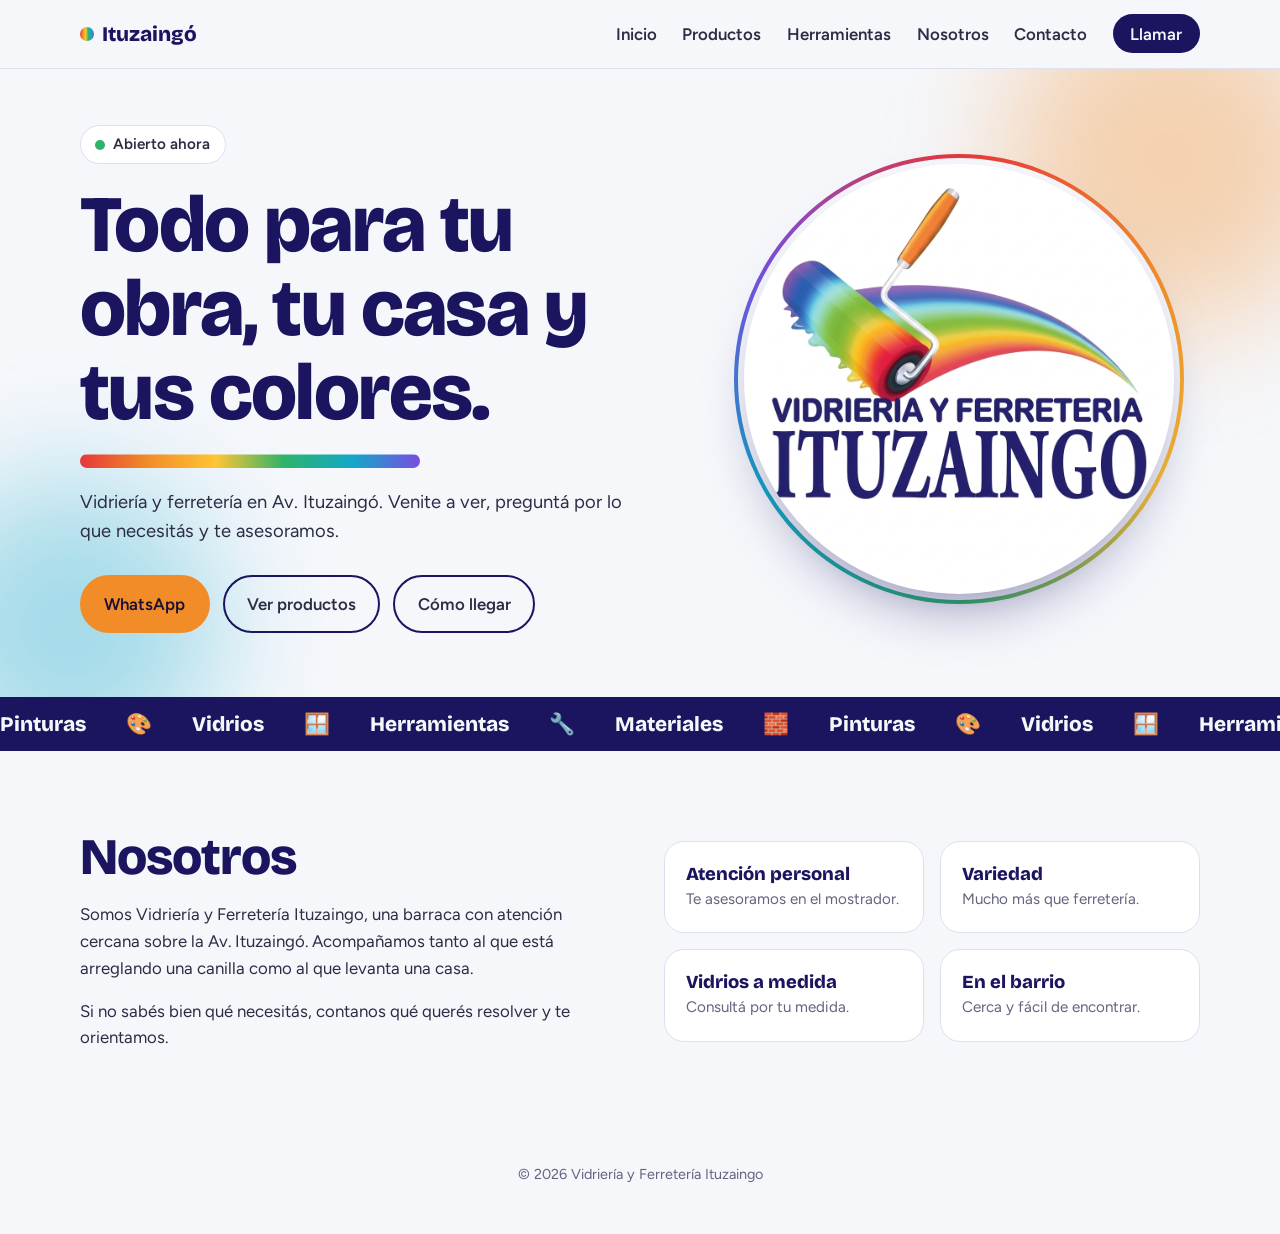
<file: index.html>
<!DOCTYPE html>
<html lang="es">
<head>
<meta charset="utf-8">
<meta name="viewport" content="width=device-width, initial-scale=1, viewport-fit=cover">
<title>Barraca Ituzaingó · Vidriería y Ferretería</title>
<meta name="description" content="Vidriería y Ferretería Ituzaingo. Av. Ituzaingó, entre Elías Regules y Plazoleta Martín Fierro.">
<link rel="preconnect" href="https://fonts.googleapis.com">
<link href="https://fonts.googleapis.com/css2?family=Bricolage+Grotesque:opsz,wght@12..96,500;12..96,800&family=Figtree:wght@400;600&display=swap" rel="stylesheet">
<link rel="stylesheet" href="css/styles.css">
<link rel="stylesheet" href="css/paginas.css">
</head>
<body>
<header>
  <div class="w">
    <a class="brand" href="index.html"><i></i>Ituzaingó</a>
    <button class="burger" aria-label="Abrir menú" aria-expanded="false"><span></span><span></span><span></span></button>
    <nav id="nav">
      <ul>
        <li><a href="index.html">Inicio</a></li>
        <li><a href="productos.html">Productos</a></li>
        <li><a href="herramientas.html">Herramientas</a></li>
        <li><a href="index.html#nosotros">Nosotros</a></li>
        <li><a href="contacto.html">Contacto</a></li>
        <li><a class="cta" href="tel:099537307">Llamar</a></li>
      </ul>
    </nav>
  </div>
</header>
<main>
  <section class="hero" id="inicio">
    <div class="blob" style="width:340px;height:340px;background:var(--o);top:-80px;right:-60px"></div>
    <div class="blob" style="width:300px;height:300px;background:var(--t);bottom:-80px;left:-80px"></div>
    <div class="w">
      <div>
        <div class="status"><i></i><span>Abierto ahora</span></div>
        <h1>Todo para tu obra, tu casa y tus colores.</h1>
        <span class="sweep"></span>
        <p>Vidriería y ferretería en Av. Ituzaingó. Venite a ver, preguntá por lo que necesitás y te asesoramos.</p>
        <div class="btns">
          <a class="btn main" href="https://wa.me/59899537307" target="_blank" rel="noopener">WhatsApp</a>
          <a class="btn" href="productos.html">Ver productos</a>
          <a class="btn" href="contacto.html">Cómo llegar</a>
        </div>
      </div>
      <div class="logo-card">
        <img src="img/logo.png" alt="Logo Vidriería y Ferretería Ituzaingo">
      </div>
    </div>
  </section>

  <div class="band" aria-hidden="true">
    <div><span>Pinturas</span><span>🎨</span><span>Vidrios</span><span>🪟</span><span>Herramientas</span><span>🔧</span><span>Materiales</span><span>🧱</span><span>Pinturas</span><span>🎨</span><span>Vidrios</span><span>🪟</span><span>Herramientas</span><span>🔧</span><span>Materiales</span><span>🧱</span></div>
  </div>

  <section id="nosotros">
    <div class="w about">
      <div>
        <h2>Nosotros</h2>
        <p>Somos Vidriería y Ferretería Ituzaingo, una barraca con atención cercana sobre la Av. Ituzaingó. Acompañamos tanto al que está arreglando una canilla como al que levanta una casa.</p>
        <p style="margin-top:1rem">Si no sabés bien qué necesitás, contanos qué querés resolver y te orientamos.</p>
      </div>
      <div class="pills">
        <div><strong>Atención personal</strong><span>Te asesoramos en el mostrador.</span></div>
        <div><strong>Variedad</strong><span>Mucho más que ferretería.</span></div>
        <div><strong>Vidrios a medida</strong><span>Consultá por tu medida.</span></div>
        <div><strong>En el barrio</strong><span>Cerca y fácil de encontrar.</span></div>
      </div>
    </div>
  </section>
</main>

<footer>© <span id="yr"></span> Vidriería y Ferretería Ituzaingo</footer>

<script src="js/main.js"></script>
</body>
</html>
</file>
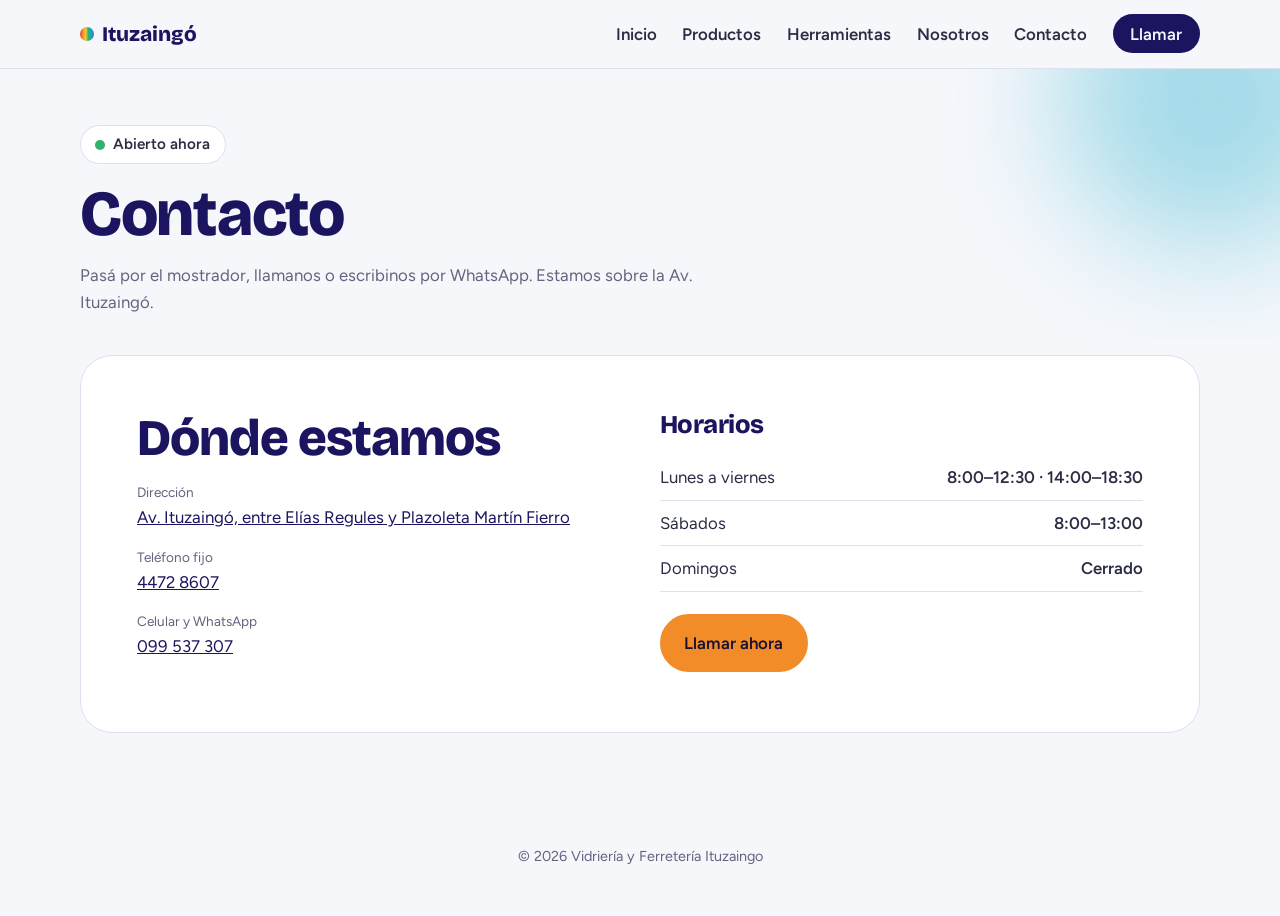
<file: contacto.html>
<!DOCTYPE html>
<html lang="es">
<head>
<meta charset="utf-8">
<meta name="viewport" content="width=device-width, initial-scale=1, viewport-fit=cover">
<title>Contacto · Barraca Ituzaingó</title>
<meta name="description" content="Cómo llegar, teléfonos y horarios de Vidriería y Ferretería Ituzaingo. Av. Ituzaingó, entre Elías Regules y Plazoleta Martín Fierro.">
<link rel="preconnect" href="https://fonts.googleapis.com">
<link href="https://fonts.googleapis.com/css2?family=Bricolage+Grotesque:opsz,wght@12..96,500;12..96,800&family=Figtree:wght@400;600&display=swap" rel="stylesheet">
<link rel="stylesheet" href="css/styles.css">
<link rel="stylesheet" href="css/paginas.css">
</head>
<body>

<header>
  <div class="w">
    <a class="brand" href="index.html"><i></i>Ituzaingó</a>
    <button class="burger" aria-label="Abrir menú" aria-expanded="false"><span></span><span></span><span></span></button>
    <nav id="nav">
      <ul>
        <li><a href="index.html">Inicio</a></li>
        <li><a href="productos.html">Productos</a></li>
        <li><a href="herramientas.html">Herramientas</a></li>
        <li><a href="index.html#nosotros">Nosotros</a></li>
        <li><a href="contacto.html">Contacto</a></li>
        <li><a class="cta" href="tel:099537307">Llamar</a></li>
      </ul>
    </nav>
  </div>
</header>

<main>
  <section class="page-head">
    <div class="blob" style="width:300px;height:300px;background:var(--t);top:-120px;right:-80px"></div>
    <div class="w">
      <div class="status"><i></i><span>Abierto ahora</span></div>
      <h1>Contacto</h1>
      <p class="lead">Pasá por el mostrador, llamanos o escribinos por WhatsApp. Estamos sobre la Av. Ituzaingó.</p>
    </div>
  </section>

  <section id="contacto" style="padding-top:1rem">
    <div class="w">
      <div class="contact">
        <div>
          <h2>Dónde estamos</h2>
          <ul>
            <li><small>Dirección</small><a href="https://www.google.com/maps/search/?api=1&query=Av.+Ituzaingó+y+Elías+Regules" target="_blank" rel="noopener">Av. Ituzaingó, entre Elías Regules y Plazoleta Martín Fierro</a></li>
            <li><small>Teléfono fijo</small><a href="tel:44728607">4472 8607</a></li>
            <li><small>Celular y WhatsApp</small><a href="https://wa.me/59899537307" target="_blank" rel="noopener">099 537 307</a></li>
          </ul>
        </div>
        <div>
          <h2 style="font-size:1.6rem">Horarios</h2>
          <table class="hrs">
            <tr><td>Lunes a viernes</td><td>8:00–12:30 · 14:00–18:30</td></tr>
            <tr><td>Sábados</td><td>8:00–13:00</td></tr>
            <tr><td>Domingos</td><td>Cerrado</td></tr>
          </table>
          <a class="btn main" href="tel:099537307">Llamar ahora</a>
        </div>
      </div>
    </div>
  </section>
</main>

<footer>© <span id="yr"></span> Vidriería y Ferretería Ituzaingo</footer>

<script src="js/main.js"></script>
</body>
</html>
</file>
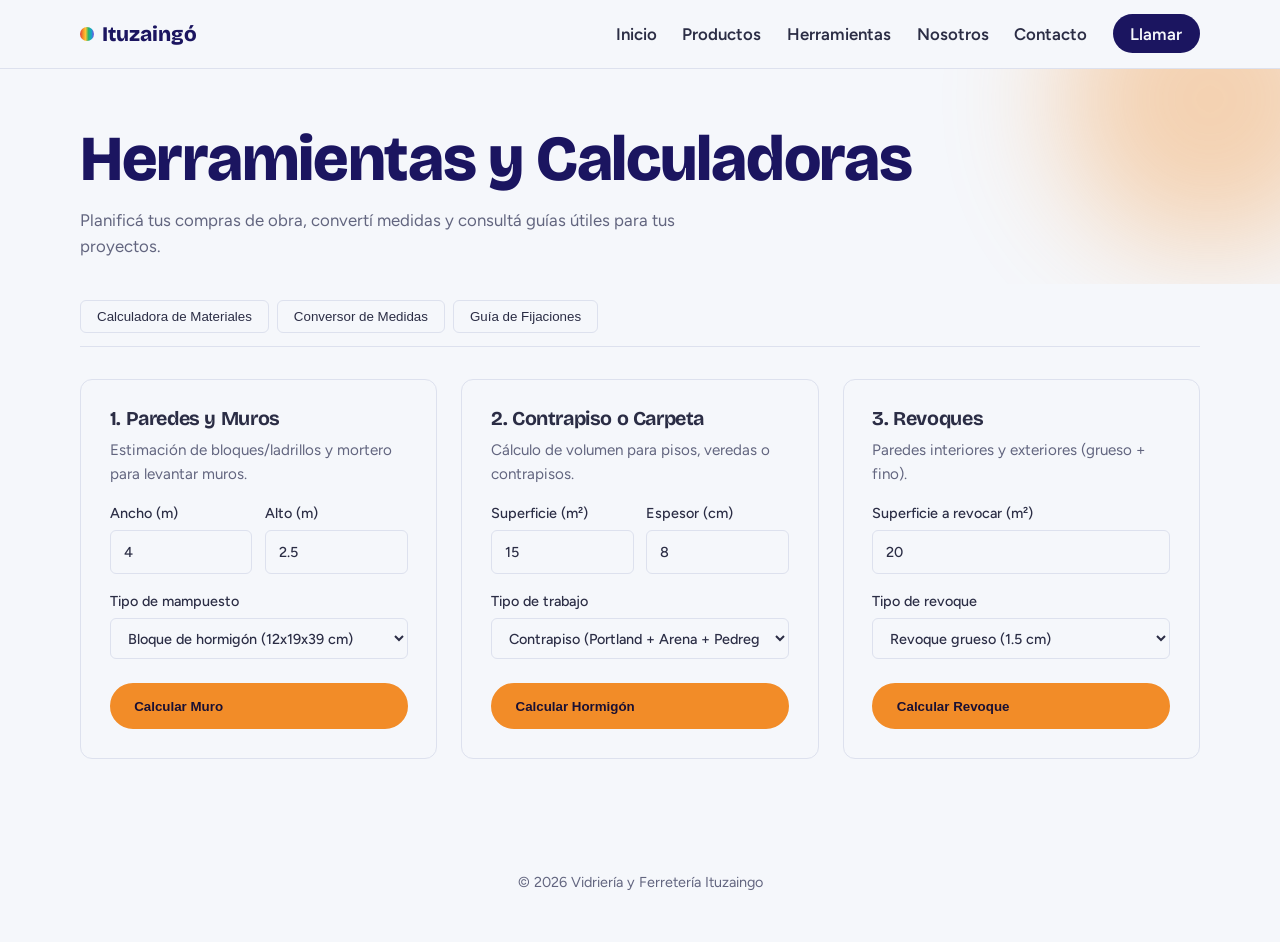
<file: herramientas.html>
<!DOCTYPE html>
<html lang="es">
<head>
<meta charset="utf-8">
<meta name="viewport" content="width=device-width, initial-scale=1, viewport-fit=cover">
<title>Herramientas y Calculadoras · Barraca Ituzaingó</title>
<meta name="description" content="Calculá materiales de construcción, convertí medidas y consultá guías útiles en Vidriería y Ferretería Ituzaingo.">
<link rel="preconnect" href="https://fonts.googleapis.com">
<link href="https://fonts.googleapis.com/css2?family=Bricolage+Grotesque:opsz,wght@12..96,500;12..96,800&family=Figtree:wght@400;600&display=swap" rel="stylesheet">
<link rel="stylesheet" href="css/styles.css">
<link rel="stylesheet" href="css/paginas.css">
</head>
<body>

<header>
  <div class="w">
    <a class="brand" href="index.html"><i></i>Ituzaingó</a>
    <button class="burger" aria-label="Abrir menú" aria-expanded="false"><span></span><span></span><span></span></button>
    <nav id="nav">
      <ul>
        <li><a href="index.html">Inicio</a></li>
        <li><a href="productos.html">Productos</a></li>
        <li><a href="herramientas.html">Herramientas</a></li>
        <li><a href="index.html#nosotros">Nosotros</a></li>
        <li><a href="contacto.html">Contacto</a></li>
        <li><a class="cta" href="tel:099537307">Llamar</a></li>
      </ul>
    </nav>
  </div>
</header>

<main>
  <section class="page-head">
    <div class="blob" style="width:300px;height:300px;background:var(--o);top:-120px;right:-80px"></div>
    <div class="w">
      <h1>Herramientas y Calculadoras</h1>
      <p class="lead">Planificá tus compras de obra, convertí medidas y consultá guías útiles para tus proyectos.</p>
    </div>
  </section>

  <section class="section" style="padding-top:1rem">
    <div class="w">
      <div class="tab-nav" style="display: flex; gap: 0.5rem; flex-wrap: wrap; margin-bottom: 1.5rem; border-bottom: 1px solid var(--line); padding-bottom: 0.8rem;">
        <button type="button" class="tab-btn active" onclick="showTab('calc-sec', this)" style="background: transparent; border: 1px solid var(--line); color: var(--text); padding: 0.5rem 1rem; border-radius: 6px; cursor: pointer; font-weight: 500;">Calculadora de Materiales</button>
        <button type="button" class="tab-btn" onclick="showTab('conversor-sec', this)" style="background: transparent; border: 1px solid var(--line); color: var(--text); padding: 0.5rem 1rem; border-radius: 6px; cursor: pointer; font-weight: 500;">Conversor de Medidas</button>
        <button type="button" class="tab-btn" onclick="showTab('fijaciones-sec', this)" style="background: transparent; border: 1px solid var(--line); color: var(--text); padding: 0.5rem 1rem; border-radius: 6px; cursor: pointer; font-weight: 500;">Guía de Fijaciones</button>
      </div>

      <div id="calc-sec" class="tab-content">
        <div class="tools-grid" style="display: grid; grid-template-columns: repeat(auto-fit, minmax(min(100%, 280px), 1fr)); gap: 1.5rem; margin-top: 2rem;">
          <article class="calc-card" style="background: var(--surface); border: 1px solid var(--line); border-radius: 12px; padding: 1.8rem; display: flex; flex-direction: column; justify-content: space-between;">
            <div>
              <h3 style="color: var(--orange); margin-bottom: 0.5rem;">1. Paredes y Muros</h3>
              <p style="color: var(--muted); font-size: 0.95rem; margin-top: 0;">Estimación de bloques/ladrillos y mortero para levantar muros.</p>
              <form class="calc-form" id="formMuro" style="display: grid; gap: 1rem; margin-top: 1rem;">
                <div class="row" style="display: grid; grid-template-columns: 1fr 1fr; gap: 0.8rem;">
                  <label style="display: flex; flex-direction: column; gap: 0.3rem; font-size: 0.9rem; font-weight: 500;">Ancho (m)
                    <input type="number" id="muroAncho" step="0.1" min="0.1" value="4" required style="width: 100%; font: inherit; color: var(--text); background: var(--black); border: 1.5px solid var(--line); border-radius: 6px; padding: 0.6rem 0.8rem;">
                  </label>
                  <label style="display: flex; flex-direction: column; gap: 0.3rem; font-size: 0.9rem; font-weight: 500;">Alto (m)
                    <input type="number" id="muroAlto" step="0.1" min="0.1" value="2.5" required style="width: 100%; font: inherit; color: var(--text); background: var(--black); border: 1.5px solid var(--line); border-radius: 6px; padding: 0.6rem 0.8rem;">
                  </label>
                </div>
                <label style="display: flex; flex-direction: column; gap: 0.3rem; font-size: 0.9rem; font-weight: 500;">Tipo de mampuesto
                  <select id="muroTipo" style="width: 100%; font: inherit; color: var(--text); background: var(--black); border: 1.5px solid var(--line); border-radius: 6px; padding: 0.6rem 0.8rem;">
                    <option value="bloque12">Bloque de hormigón (12x19x39 cm)</option>
                    <option value="bloque15">Bloque de hormigón (15x19x39 cm)</option>
                    <option value="ladrilloComun">Ladrillo común de campo</option>
                    <option value="ticholo8">Ticholo (8x25x25 cm)</option>
                    <option value="ticholo12">Ticholo (12x25x25 cm)</option>
                  </select>
                </label>
                <button type="button" class="btn main" onclick="calcularMuro()" style="margin-top:0.5rem;">Calcular Muro</button>
              </form>
            </div>
            <div class="res-box" id="resMuro" style="display:none; margin-top: 1.2rem; background: rgba(251, 125, 48, 0.08); border-left: 4px solid var(--orange); padding: 1rem; border-radius: 4px;">
              <h4 style="margin: 0 0 0.5rem 0; font-size: 1.3rem;">Materiales estimados:</h4>
              <ul id="listMuro" style="margin: 0; padding-left: 1.2rem; color: var(--text); font-size: 0.95rem;"></ul>
              <small style="color:var(--muted); display:block; margin-top:0.5rem;">*Incluye 5% de desperdicio.</small>
            </div>
          </article>

          <article class="calc-card" style="background: var(--surface); border: 1px solid var(--line); border-radius: 12px; padding: 1.8rem; display: flex; flex-direction: column; justify-content: space-between;">
            <div>
              <h3 style="color: var(--orange); margin-bottom: 0.5rem;">2. Contrapiso o Carpeta</h3>
              <p style="color: var(--muted); font-size: 0.95rem; margin-top: 0;">Cálculo de volumen para pisos, veredas o contrapisos.</p>
              <form class="calc-form" id="formPiso" style="display: grid; gap: 1rem; margin-top: 1rem;">
                <div class="row" style="display: grid; grid-template-columns: 1fr 1fr; gap: 0.8rem;">
                  <label style="display: flex; flex-direction: column; gap: 0.3rem; font-size: 0.9rem; font-weight: 500;">Superficie (m²)
                    <input type="number" id="pisoM2" step="0.1" min="0.1" value="15" required style="width: 100%; font: inherit; color: var(--text); background: var(--black); border: 1.5px solid var(--line); border-radius: 6px; padding: 0.6rem 0.8rem;">
                  </label>
                  <label style="display: flex; flex-direction: column; gap: 0.3rem; font-size: 0.9rem; font-weight: 500;">Espesor (cm)
                    <input type="number" id="pisoEspesor" step="1" min="1" value="8" required style="width: 100%; font: inherit; color: var(--text); background: var(--black); border: 1.5px solid var(--line); border-radius: 6px; padding: 0.6rem 0.8rem;">
                  </label>
                </div>
                <label style="display: flex; flex-direction: column; gap: 0.3rem; font-size: 0.9rem; font-weight: 500;">Tipo de trabajo
                  <select id="pisoTipo" style="width: 100%; font: inherit; color: var(--text); background: var(--black); border: 1.5px solid var(--line); border-radius: 6px; padding: 0.6rem 0.8rem;">
                    <option value="contrapiso">Contrapiso (Portland + Arena + Pedregullo)</option>
                    <option value="carpeta">Carpeta / Mortero (Portland + Arena)</option>
                  </select>
                </label>
                <button type="button" class="btn main" onclick="calcularPiso()" style="margin-top:0.5rem;">Calcular Hormigón</button>
              </form>
            </div>
            <div class="res-box" id="resPiso" style="display:none; margin-top: 1.2rem; background: rgba(251, 125, 48, 0.08); border-left: 4px solid var(--orange); padding: 1rem; border-radius: 4px;">
              <h4 style="margin: 0 0 0.5rem 0; font-size: 1.3rem;">Materiales estimados:</h4>
              <ul id="listPiso" style="margin: 0; padding-left: 1.2rem; color: var(--text); font-size: 0.95rem;"></ul>
              <small style="color:var(--muted); display:block; margin-top:0.5rem;">*Valores orientativos estándar de obra.</small>
            </div>
          </article>

          <article class="calc-card" style="background: var(--surface); border: 1px solid var(--line); border-radius: 12px; padding: 1.8rem; display: flex; flex-direction: column; justify-content: space-between;">
            <div>
              <h3 style="color: var(--orange); margin-bottom: 0.5rem;">3. Revoques</h3>
              <p style="color: var(--muted); font-size: 0.95rem; margin-top: 0;">Paredes interiores y exteriores (grueso + fino).</p>
              <form class="calc-form" id="formRevoque" style="display: grid; gap: 1rem; margin-top: 1rem;">
                <label style="display: flex; flex-direction: column; gap: 0.3rem; font-size: 0.9rem; font-weight: 500;">Superficie a revocar (m²)
                  <input type="number" id="revM2" step="0.5" min="0.5" value="20" required style="width: 100%; font: inherit; color: var(--text); background: var(--black); border: 1.5px solid var(--line); border-radius: 6px; padding: 0.6rem 0.8rem;">
                </label>
                <label style="display: flex; flex-direction: column; gap: 0.3rem; font-size: 0.9rem; font-weight: 500;">Tipo de revoque
                  <select id="revTipo" style="width: 100%; font: inherit; color: var(--text); background: var(--black); border: 1.5px solid var(--line); border-radius: 6px; padding: 0.6rem 0.8rem;">
                    <option value="grueso">Revoque grueso (1.5 cm)</option>
                    <option value="fino">Revoque fino / Terminado (0.5 cm)</option>
                    <option value="ambos">Grueso + Fino completo</option>
                  </select>
                </label>
                <button type="button" class="btn main" onclick="calcularRevoque()" style="margin-top:0.5rem;">Calcular Revoque</button>
              </form>
            </div>
            <div class="res-box" id="resRevoque" style="display:none; margin-top: 1.2rem; background: rgba(251, 125, 48, 0.08); border-left: 4px solid var(--orange); padding: 1rem; border-radius: 4px;">
              <h4 style="margin: 0 0 0.5rem 0; font-size: 1.3rem;">Materiales estimados:</h4>
              <ul id="listRevoque" style="margin: 0; padding-left: 1.2rem; color: var(--text); font-size: 0.95rem;"></ul>
            </div>
          </article>
        </div>
      </div>

      <div id="conversor-sec" class="tab-content" style="display:none;">
        <div class="tools-grid" style="display: grid; grid-template-columns: repeat(auto-fit, minmax(min(100%, 280px), 1fr)); gap: 1.5rem; margin-top: 2rem;">
          <article class="calc-card" style="background: var(--surface); border: 1px solid var(--line); border-radius: 12px; padding: 1.8rem; display: flex; flex-direction: column; justify-content: space-between;">
            <div>
              <h3 style="color: var(--orange); margin-bottom: 0.5rem;">Pulgadas a Milímetros</h3>
              <p style="color: var(--muted); font-size: 0.95rem; margin-top: 0;">Ideal para medir diámetros y largos de tornillos y bulones.</p>
              <form class="calc-form" style="display: grid; gap: 1rem; margin-top: 1rem;">
                <label style="display: flex; flex-direction: column; gap: 0.3rem; font-size: 0.9rem; font-weight: 500;">Medida en pulgadas
                  <select id="inchVal" onchange="convertirPulgadas()" style="width: 100%; font: inherit; color: var(--text); background: var(--black); border: 1.5px solid var(--line); border-radius: 6px; padding: 0.6rem 0.8rem;">
                    <option value="0.125">1/8" (3.17 mm)</option>
                    <option value="0.1875">3/16" (4.76 mm)</option>
                    <option value="0.25" selected>1/4" (6.35 mm)</option>
                    <option value="0.3125">5/16" (7.94 mm)</option>
                    <option value="0.375">3/8" (9.52 mm)</option>
                    <option value="0.5">1/2" (12.70 mm)</option>
                    <option value="0.625">5/8" (15.87 mm)</option>
                    <option value="0.75">3/4" (19.05 mm)</option>
                    <option value="1">1" (25.40 mm)</option>
                  </select>
                </label>
              </form>
            </div>
            <div class="res-box" style="margin-top:1rem; background: rgba(251, 125, 48, 0.08); border-left: 4px solid var(--orange); padding: 1rem; border-radius: 4px;">
              <h4 id="resInch" style="margin: 0; font-size: 1.2rem;">Resultado: 6.35 mm</h4>
            </div>
          </article>

          <article class="calc-card" style="background: var(--surface); border: 1px solid var(--line); border-radius: 12px; padding: 1.8rem; display: flex; flex-direction: column; justify-content: space-between;">
            <div>
              <h3 style="color: var(--orange); margin-bottom: 0.5rem;">Calibre de Chapas</h3>
              <p style="color: var(--muted); font-size: 0.95rem; margin-top: 0;">Espesor equivalente en mm para chapas de techos o perfiles.</p>
              <form class="calc-form" style="display: grid; gap: 1rem; margin-top: 1rem;">
                <label style="display: flex; flex-direction: column; gap: 0.3rem; font-size: 0.9rem; font-weight: 500;">Calibre de chapa (Gauge)
                  <select id="gaugeVal" onchange="convertirGauge()" style="width: 100%; font: inherit; color: var(--text); background: var(--black); border: 1.5px solid var(--line); border-radius: 6px; padding: 0.6rem 0.8rem;">
                    <option value="26">Calibre 26 (~0.45 mm)</option>
                    <option value="24" selected>Calibre 24 (~0.55 mm)</option>
                    <option value="22">Calibre 22 (~0.70 mm)</option>
                    <option value="20">Calibre 20 (~0.90 mm)</option>
                    <option value="18">Calibre 18 (~1.20 mm)</option>
                    <option value="16">Calibre 16 (~1.50 mm)</option>
                  </select>
                </label>
              </form>
            </div>
            <div class="res-box" style="margin-top:1rem; background: rgba(251, 125, 48, 0.08); border-left: 4px solid var(--orange); padding: 1rem; border-radius: 4px;">
              <h4 id="resGauge" style="margin: 0; font-size: 1.2rem;">Espesor aprox: 0.55 mm</h4>
            </div>
          </article>
        </div>
      </div>

      <div id="fijaciones-sec" class="tab-content" style="display:none;">
        <div class="calc-card" style="max-width: 700px; margin: 2rem auto 0; background: var(--surface); border: 1px solid var(--line); border-radius: 12px; padding: 1.8rem;">
          <h3 style="color: var(--orange); margin-bottom: 0.5rem;">¿Qué vas a amurar y sobre qué superficie?</h3>
          <p style="color: var(--muted); font-size: 0.95rem; margin-top: 0;">Seleccioná la pared o material de base para ver el tipo de taco/tarugo y tornillo sugerido.</p>
          <form class="calc-form" style="display: grid; gap: 1rem; margin-top: 1rem;">
            <label style="display: flex; flex-direction: column; gap: 0.3rem; font-size: 0.9rem; font-weight: 500;">Tipo de pared / Base
              <select id="baseMat" onchange="buscarFijacion()" style="width: 100%; font: inherit; color: var(--text); background: var(--black); border: 1.5px solid var(--line); border-radius: 6px; padding: 0.6rem 0.8rem;">
                <option value="ladrilloComun">Pared de Ladrillo Común</option>
                <option value="bloqueHueco">Bloque de Hormigón / Ticholo Hueco</option>
                <option value="durlock">Placa de Yeso (Durlock / Gyplac)</option>
                <option value="hormigon">Hormigón Macizo / Viga</option>
                <option value="chapa">Estructura de Metal / Perfil C / Chapa</option>
              </select>
            </label>
          </form>
          <div class="res-box" id="resFijacion" style="margin-top:1.5rem; background: rgba(251, 125, 48, 0.08); border-left: 4px solid var(--orange); padding: 1rem; border-radius: 4px;">
            <h4 style="margin: 0 0 0.5rem 0; font-size: 1.2rem;">Recomendación:</h4>
            <ul style="margin: 0; padding-left: 1.2rem; color: var(--text); font-size: 0.95rem;">
              <li><strong>Tarugo:</strong> Tarugo común de nylon (con tope) o tarugo para ladrillo macizo.</li>
              <li><strong>Tornillo:</strong> Tornillo para madera/multiuso de cabeza fresada o tirafondo según el peso.</li>
            </ul>
          </div>
        </div>
      </div>

    </div>
  </section>
</main>

<footer>© <span id="yr"></span> Vidriería y Ferretería Ituzaingo</footer>

<script src="js/main.js"></script>
<script>
  function showTab(id, btn) {
    document.querySelectorAll('.tab-content').forEach(el => el.style.display = 'none');
    document.querySelectorAll('.tab-btn').forEach(el => {
      el.classList.remove('active');
      el.style.background = 'transparent';
      el.style.color = 'var(--text)';
      el.style.borderColor = 'var(--line)';
    });
    document.getElementById(id).style.display = 'block';
    btn.classList.add('active');
    btn.style.background = 'var(--orange)';
    btn.style.color = '#000';
    btn.style.borderColor = 'var(--orange)';
  }

  function calcularMuro() {
    const ancho = parseFloat(document.getElementById('muroAncho').value) || 0;
    const alto = parseFloat(document.getElementById('muroAlto').value) || 0;
    const tipo = document.getElementById('muroTipo').value;
    const area = ancho * alto;
    let cantUnidades = 0, portlandBolsas = 0, arenaM3 = 0, tipoNombre = '';

    if (tipo.startsWith('bloque')) {
      cantUnidades = Math.ceil(area * 12.5 * 1.05);
      portlandBolsas = (area * 0.15).toFixed(1);
      arenaM3 = (area * 0.015).toFixed(2);
      tipoNombre = 'Bloques de hormigón';
    } else if (tipo === 'ladrilloComun') {
      cantUnidades = Math.ceil(area * 55 * 1.05);
      portlandBolsas = (area * 0.3).toFixed(1);
      arenaM3 = (area * 0.03).toFixed(2);
      tipoNombre = 'Ladrillos comunes';
    } else {
      cantUnidades = Math.ceil(area * 15 * 1.05);
      portlandBolsas = (area * 0.18).toFixed(1);
      arenaM3 = (area * 0.02).toFixed(2);
      tipoNombre = 'Ticholos';
    }

    const list = document.getElementById('listMuro');
    list.innerHTML = `
      <li><strong>${cantUnidades} u.</strong> de ${tipoNombre} (área: ${area.toFixed(1)} m²)</li>
      <li><strong>${portlandBolsas} bolsa(s)</strong> de Portland / Cemento (25 kg)</li>
      <li><strong>${arenaM3} m³</strong> de Arena gruesa / sucia</li>
    `;
    document.getElementById('resMuro').style.display = 'block';
  }

  function calcularPiso() {
    const m2 = parseFloat(document.getElementById('pisoM2').value) || 0;
    const espesorCm = parseFloat(document.getElementById('pisoEspesor').value) || 0;
    const tipo = document.getElementById('pisoTipo').value;
    const m3 = m2 * (espesorCm / 100);

    let portland = 0, arena = 0, pedregullo = 0;

    if (tipo === 'contrapiso') {
      portland = Math.ceil(m3 * 6);
      arena = (m3 * 0.55).toFixed(2);
      pedregullo = (m3 * 0.85).toFixed(2);
    } else {
      portland = Math.ceil(m3 * 9.5);
      arena = (m3 * 1.05).toFixed(2);
    }

    const list = document.getElementById('listPiso');
    let html = `
      <li>Volumen total: <strong>${m3.toFixed(2)} m³</strong></li>
      <li><strong>${portland} bolsa(s)</strong> de Cemento / Portland</li>
      <li><strong>${arena} m³</strong> de Arena fina / media</li>
    `;
    if (pedregullo > 0) html += `<li><strong>${pedregullo} m³</strong> de Pedregullo / Balasto</li>`;
    
    list.innerHTML = html;
    document.getElementById('resPiso').style.display = 'block';
  }

  function calcularRevoque() {
    const m2 = parseFloat(document.getElementById('revM2').value) || 0;
    const tipo = document.getElementById('revTipo').value;

    let portland = 0, arena = 0, cal = 0;

    if (tipo === 'grueso') {
      portland = (m2 * 0.12).toFixed(1);
      cal = (m2 * 0.25).toFixed(1);
      arena = (m2 * 0.02).toFixed(2);
    } else if (tipo === 'fino') {
      portland = (m2 * 0.05).toFixed(1);
      cal = (m2 * 0.15).toFixed(1);
      arena = (m2 * 0.008).toFixed(2);
    } else {
      portland = (m2 * 0.17).toFixed(1);
      cal = (m2 * 0.40).toFixed(1);
      arena = (m2 * 0.028).toFixed(2);
    }

    const list = document.getElementById('listRevoque');
    list.innerHTML = `
      <li><strong>${Math.ceil(portland)} bolsa(s)</strong> de Portland</li>
      <li><strong>${Math.ceil(cal)} bolsa(s)</strong> de Cal fina / hidratada</li>
      <li><strong>${arena} m³</strong> de Arena fina filtrada</li>
    `;
    document.getElementById('resRevoque').style.display = 'block';
  }

  function convertirPulgadas() {
    const val = parseFloat(document.getElementById('inchVal').value);
    const mm = (val * 25.4).toFixed(2);
    document.getElementById('resInch').textContent = `Resultado: ${mm} mm`;
  }

  function convertirGauge() {
    const text = document.getElementById('gaugeVal').options[document.getElementById('gaugeVal').selectedIndex].text;
    document.getElementById('resGauge').textContent = text;
  }

  function buscarFijacion() {
    const val = document.getElementById('baseMat').value;
    const res = document.getElementById('resFijacion');
    const data = {
      ladrilloComun: { taco: 'Tarugo de expansión o nylon de 6/8 mm', tornillo: 'Tornillo fix / para madera de 4.5x50mm o tirafondo' },
      bloqueHueco: { taco: 'Tarugo para hueco (tipo Duopower o con cuello de expansión)', tornillo: 'Tornillo paso grueso' },
      durlock: { taco: 'Tarugo autoperforante para yeso (pico de pato o metálico/nylon)', tornillo: 'Tornillo T1 o T2 de rosca fina' },
      hormigon: { taco: 'Tarugo de expansión o anclaje químico', tornillo: 'Bulón de fijación o tirafondo reforzado' },
      chapa: { taco: 'No lleva tarugo (fijación directa)', tornillo: 'Tornillo Autoperforante T2 / T3 con arandela' }
    };
    const sel = data[val];
    res.innerHTML = `
      <h4 style="margin: 0 0 0.5rem 0; font-size: 1.2rem;">Recomendación:</h4>
      <ul style="margin: 0; padding-left: 1.2rem; color: var(--text); font-size: 0.95rem;">
        <li><strong>Fijación / Tarugo:</strong> ${sel.taco}</li>
        <li><strong>Tornillo adecuado:</strong> ${sel.tornillo}</li>
      </ul>
    `;
  }
</script>
</body>
</html>
</file>
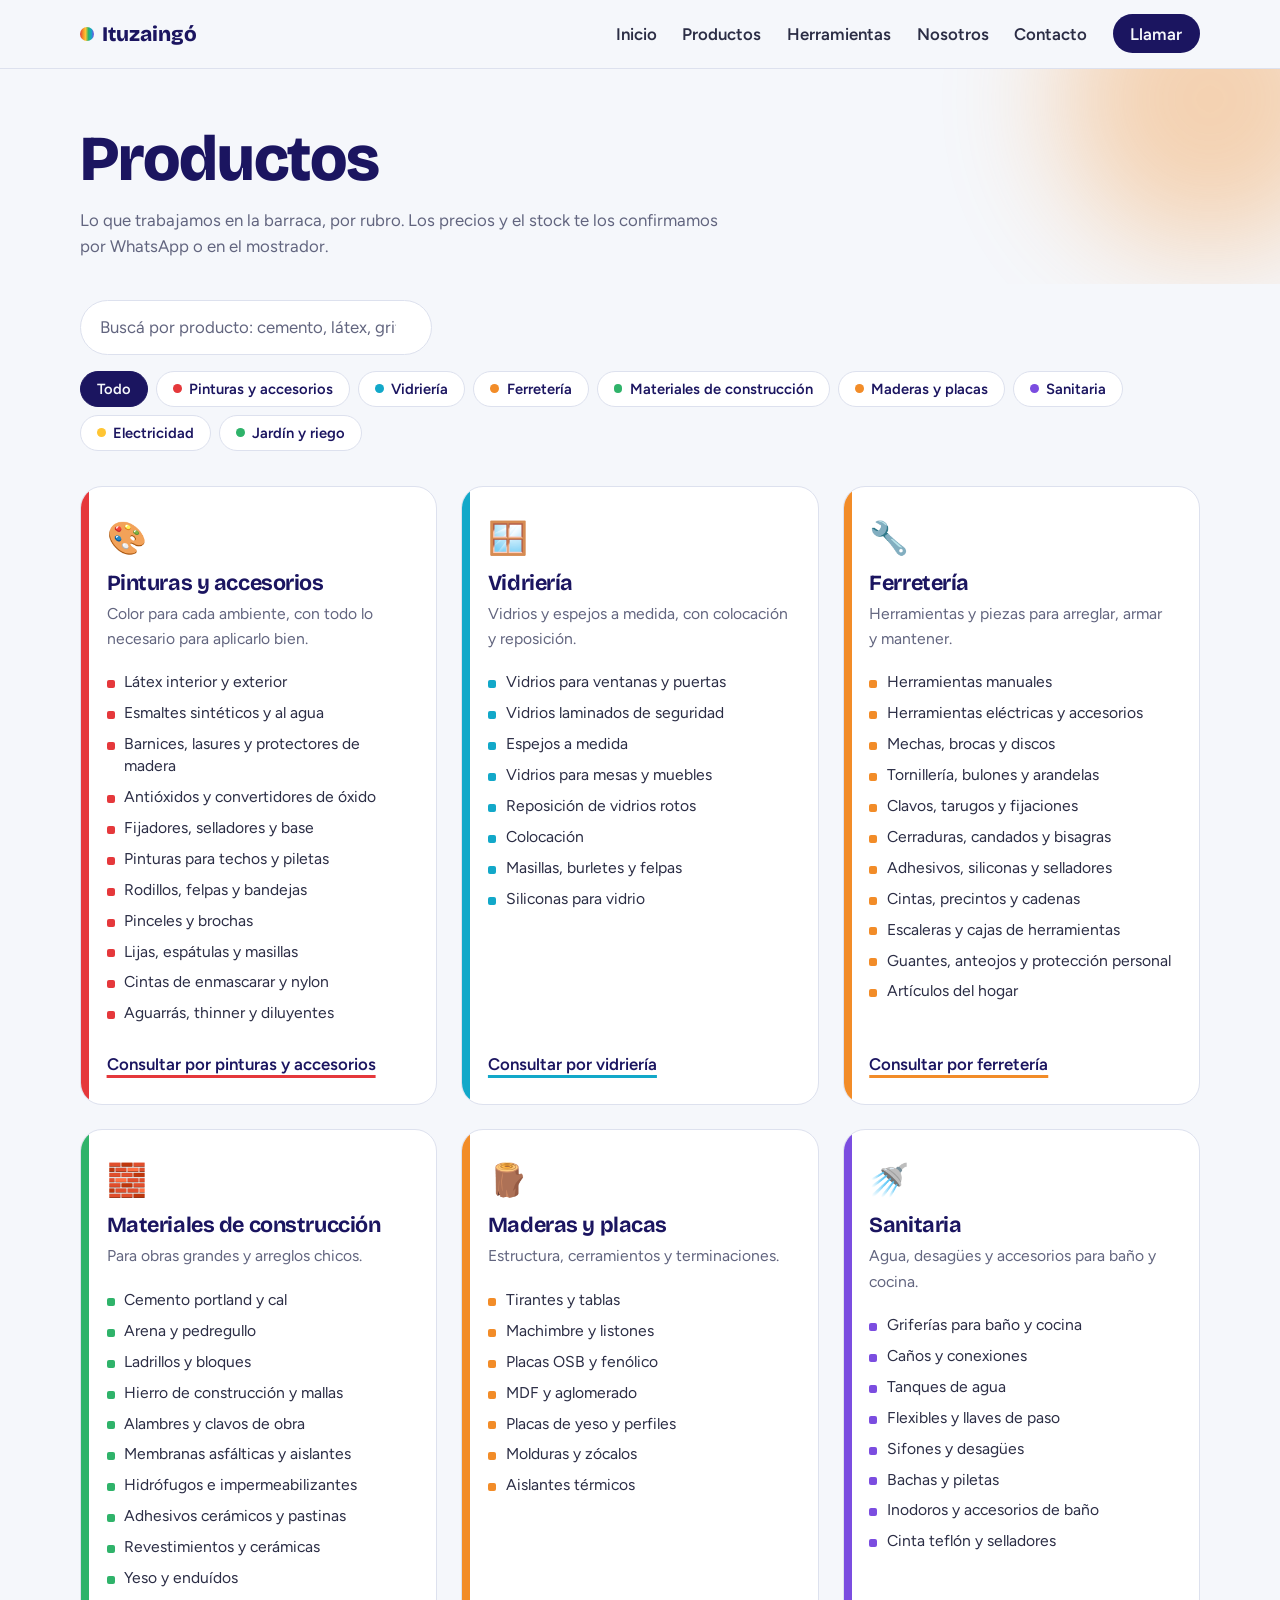
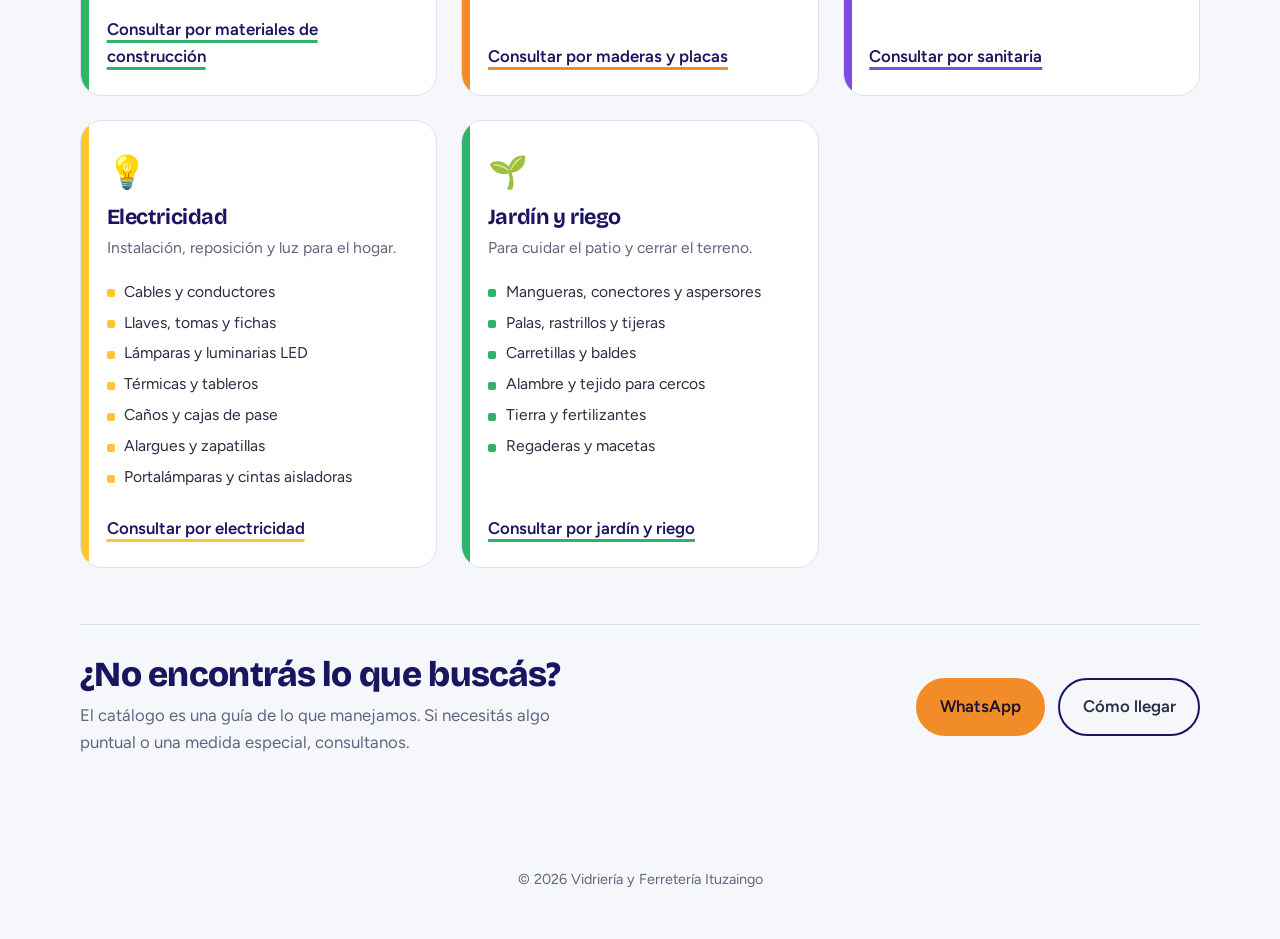
<file: productos.html>
<!DOCTYPE html>
<html lang="es">
<head>
<meta charset="utf-8">
<meta name="viewport" content="width=device-width, initial-scale=1, viewport-fit=cover">
<title>Productos · Barraca Ituzaingó</title>
<meta name="description" content="Pinturas, vidrios y espejos, ferretería, materiales de construcción, maderas, sanitaria, electricidad y jardín. Catálogo de Vidriería y Ferretería Ituzaingo.">
<link rel="preconnect" href="https://fonts.googleapis.com">
<link href="https://fonts.googleapis.com/css2?family=Bricolage+Grotesque:opsz,wght@12..96,500;12..96,800&family=Figtree:wght@400;600&display=swap" rel="stylesheet">
<link rel="stylesheet" href="css/styles.css">
<link rel="stylesheet" href="css/paginas.css">
</head>
<body>

<header>
  <div class="w">
    <a class="brand" href="index.html"><i></i>Ituzaingó</a>
    <button class="burger" aria-label="Abrir menú" aria-expanded="false"><span></span><span></span><span></span></button>
    <nav id="nav">
      <ul>
        <li><a href="index.html">Inicio</a></li>
        <li><a href="productos.html">Productos</a></li>
        <li><a href="herramientas.html">Herramientas</a></li>
        <li><a href="index.html#nosotros">Nosotros</a></li>
        <li><a href="contacto.html">Contacto</a></li>
        <li><a class="cta" href="tel:099537307">Llamar</a></li>
      </ul>
    </nav>
  </div>
</header>

<main>
  <section class="page-head">
    <div class="blob" style="width:300px;height:300px;background:var(--o);top:-120px;right:-80px"></div>
    <div class="w">
      <h1>Productos</h1>
      <p class="lead">Lo que trabajamos en la barraca, por rubro. Los precios y el stock te los confirmamos por WhatsApp o en el mostrador.</p>
    </div>
  </section>

  <section id="catalogo" style="padding-top:1rem">
    <div class="w">
      <div class="tools">
        <label class="sr" for="buscar">Buscar en el catálogo</label>
        <input id="buscar" type="search" placeholder="Buscá por producto: cemento, látex, grifería…" autocomplete="off">
        <div class="chips" role="group" aria-label="Filtrar por rubro">
          <button type="button" class="chip" data-cat="todos" aria-pressed="true">Todo</button>
          <button type="button" class="chip" style="--c:var(--r)" data-cat="pinturas" aria-pressed="false"><i></i>Pinturas y accesorios</button><button type="button" class="chip" style="--c:var(--t)" data-cat="vidrieria" aria-pressed="false"><i></i>Vidriería</button><button type="button" class="chip" style="--c:var(--o)" data-cat="ferreteria" aria-pressed="false"><i></i>Ferretería</button><button type="button" class="chip" style="--c:var(--g)" data-cat="materiales" aria-pressed="false"><i></i>Materiales de construcción</button><button type="button" class="chip" style="--c:var(--o)" data-cat="maderas" aria-pressed="false"><i></i>Maderas y placas</button><button type="button" class="chip" style="--c:var(--p)" data-cat="sanitaria" aria-pressed="false"><i></i>Sanitaria</button><button type="button" class="chip" style="--c:var(--y)" data-cat="electricidad" aria-pressed="false"><i></i>Electricidad</button><button type="button" class="chip" style="--c:var(--g)" data-cat="jardin" aria-pressed="false"><i></i>Jardín y riego</button>
        </div>
      </div>

      <div class="grid" id="lista">
        <article class="card cat" id="pinturas" data-cat="pinturas" style="--c:var(--r)"><b>🎨</b><h3>Pinturas y accesorios</h3><p>Color para cada ambiente, con todo lo necesario para aplicarlo bien.</p><ul><li>Látex interior y exterior</li><li>Esmaltes sintéticos y al agua</li><li>Barnices, lasures y protectores de madera</li><li>Antióxidos y convertidores de óxido</li><li>Fijadores, selladores y base</li><li>Pinturas para techos y piletas</li><li>Rodillos, felpas y bandejas</li><li>Pinceles y brochas</li><li>Lijas, espátulas y masillas</li><li>Cintas de enmascarar y nylon</li><li>Aguarrás, thinner y diluyentes</li></ul><a class="ask" href="https://wa.me/59899537307?text=Hola%2C%20quer%C3%ADa%20consultar%20por%20pinturas%20y%20accesorios" target="_blank" rel="noopener">Consultar por pinturas y accesorios</a></article>
        <article class="card cat" id="vidrieria" data-cat="vidrieria" style="--c:var(--t)"><b>🪟</b><h3>Vidriería</h3><p>Vidrios y espejos a medida, con colocación y reposición.</p><ul><li>Vidrios para ventanas y puertas</li><li>Vidrios laminados de seguridad</li><li>Espejos a medida</li><li>Vidrios para mesas y muebles</li><li>Reposición de vidrios rotos</li><li>Colocación</li><li>Masillas, burletes y felpas</li><li>Siliconas para vidrio</li></ul><a class="ask" href="https://wa.me/59899537307?text=Hola%2C%20quer%C3%ADa%20consultar%20por%20vidrier%C3%ADa" target="_blank" rel="noopener">Consultar por vidriería</a></article>
        <article class="card cat" id="ferreteria" data-cat="ferreteria" style="--c:var(--o)"><b>🔧</b><h3>Ferretería</h3><p>Herramientas y piezas para arreglar, armar y mantener.</p><ul><li>Herramientas manuales</li><li>Herramientas eléctricas y accesorios</li><li>Mechas, brocas y discos</li><li>Tornillería, bulones y arandelas</li><li>Clavos, tarugos y fijaciones</li><li>Cerraduras, candados y bisagras</li><li>Adhesivos, siliconas y selladores</li><li>Cintas, precintos y cadenas</li><li>Escaleras y cajas de herramientas</li><li>Guantes, anteojos y protección personal</li><li>Artículos del hogar</li></ul><a class="ask" href="https://wa.me/59899537307?text=Hola%2C%20quer%C3%ADa%20consultar%20por%20ferreter%C3%ADa" target="_blank" rel="noopener">Consultar por ferretería</a></article>
        <article class="card cat" id="materiales" data-cat="materiales" style="--c:var(--g)"><b>🧱</b><h3>Materiales de construcción</h3><p>Para obras grandes y arreglos chicos.</p><ul><li>Cemento portland y cal</li><li>Arena y pedregullo</li><li>Ladrillos y bloques</li><li>Hierro de construcción y mallas</li><li>Alambres y clavos de obra</li><li>Membranas asfálticas y aislantes</li><li>Hidrófugos e impermeabilizantes</li><li>Adhesivos cerámicos y pastinas</li><li>Revestimientos y cerámicas</li><li>Yeso y enduídos</li></ul><a class="ask" href="https://wa.me/59899537307?text=Hola%2C%20quer%C3%ADa%20consultar%20por%20materiales%20de%20construcci%C3%B3n" target="_blank" rel="noopener">Consultar por materiales de construcción</a></article>
        <article class="card cat" id="maderas" data-cat="maderas" style="--c:var(--o)"><b>🪵</b><h3>Maderas y placas</h3><p>Estructura, cerramientos y terminaciones.</p><ul><li>Tirantes y tablas</li><li>Machimbre y listones</li><li>Placas OSB y fenólico</li><li>MDF y aglomerado</li><li>Placas de yeso y perfiles</li><li>Molduras y zócalos</li><li>Aislantes térmicos</li></ul><a class="ask" href="https://wa.me/59899537307?text=Hola%2C%20quer%C3%ADa%20consultar%20por%20maderas%20y%20placas" target="_blank" rel="noopener">Consultar por maderas y placas</a></article>
        <article class="card cat" id="sanitaria" data-cat="sanitaria" style="--c:var(--p)"><b>🚿</b><h3>Sanitaria</h3><p>Agua, desagües y accesorios para baño y cocina.</p><ul><li>Griferías para baño y cocina</li><li>Caños y conexiones</li><li>Tanques de agua</li><li>Flexibles y llaves de paso</li><li>Sifones y desagües</li><li>Bachas y piletas</li><li>Inodoros y accesorios de baño</li><li>Cinta teflón y selladores</li></ul><a class="ask" href="https://wa.me/59899537307?text=Hola%2C%20quer%C3%ADa%20consultar%20por%20sanitaria" target="_blank" rel="noopener">Consultar por sanitaria</a></article>
        <article class="card cat" id="electricidad" data-cat="electricidad" style="--c:var(--y)"><b>💡</b><h3>Electricidad</h3><p>Instalación, reposición y luz para el hogar.</p><ul><li>Cables y conductores</li><li>Llaves, tomas y fichas</li><li>Lámparas y luminarias LED</li><li>Térmicas y tableros</li><li>Caños y cajas de pase</li><li>Alargues y zapatillas</li><li>Portalámparas y cintas aisladoras</li></ul><a class="ask" href="https://wa.me/59899537307?text=Hola%2C%20quer%C3%ADa%20consultar%20por%20electricidad" target="_blank" rel="noopener">Consultar por electricidad</a></article>
        <article class="card cat" id="jardin" data-cat="jardin" style="--c:var(--g)"><b>🌱</b><h3>Jardín y riego</h3><p>Para cuidar el patio y cerrar el terreno.</p><ul><li>Mangueras, conectores y aspersores</li><li>Palas, rastrillos y tijeras</li><li>Carretillas y baldes</li><li>Alambre y tejido para cercos</li><li>Tierra y fertilizantes</li><li>Regaderas y macetas</li></ul><a class="ask" href="https://wa.me/59899537307?text=Hola%2C%20quer%C3%ADa%20consultar%20por%20jard%C3%ADn%20y%20riego" target="_blank" rel="noopener">Consultar por jardín y riego</a></article>
      </div>

      <div class="vacio" id="vacio" role="status" hidden>
        <h3>No lo vemos en la lista</h3>
        <p>Eso no quiere decir que no lo tengamos. Preguntanos y te contestamos.</p>
        <a class="btn main" href="https://wa.me/59899537307" target="_blank" rel="noopener">Preguntar por WhatsApp</a>
      </div>

      <div class="cierre">
        <div>
          <h2>¿No encontrás lo que buscás?</h2>
          <p>El catálogo es una guía de lo que manejamos. Si necesitás algo puntual o una medida especial, consultanos.</p>
        </div>
        <div class="btns">
          <a class="btn main" href="https://wa.me/59899537307" target="_blank" rel="noopener">WhatsApp</a>
          <a class="btn" href="contacto.html">Cómo llegar</a>
        </div>
      </div>
    </div>
  </section>
</main>

<footer>© <span id="yr"></span> Vidriería y Ferretería Ituzaingo</footer>

<script src="js/main.js"></script>
<script src="js/productos.js"></script>
</body>
</html>
</file>
<file: css/styles.css>
:root{--bg:#f5f7fb;--ink:#1b1560;--text:#2b2d45;--muted:#62657f;--card:#fff;--line:#dde1ee;--o:#f28c28;--y:#ffc533;--g:#2fb36a;--t:#12a8c9;--p:#7b4de0;--r:#e5383b;
--rb:linear-gradient(90deg,var(--r),var(--o),var(--y),var(--g),var(--t),var(--p));
--d:'Bricolage Grotesque','Trebuchet MS',system-ui,sans-serif;--b:'Figtree',system-ui,-apple-system,'Segoe UI',sans-serif}
:root:not([data-theme="light"]){color-scheme:light dark}
@media (prefers-color-scheme:dark){:root:not([data-theme="light"]){--bg:#0e0f22;--ink:#f1f0ff;--text:#d9daf0;--muted:#9a9cc0;--card:#171936;--line:#2a2d55}}
:root[data-theme="dark"]{--bg:#0e0f22;--ink:#f1f0ff;--text:#d9daf0;--muted:#9a9cc0;--card:#171936;--line:#2a2d55}
*{box-sizing:border-box;margin:0}
:root{padding-top:env(safe-area-inset-top,0px);padding-bottom:env(safe-area-inset-bottom,0px)}
html{scroll-behavior:smooth;scroll-padding-top:84px}
body{background:var(--bg);color:var(--text);font:400 1.05rem/1.6 var(--b);overflow-x:hidden}
h1,h2,h3{font-family:var(--d);color:var(--ink);line-height:1.05;letter-spacing:-.02em}
a{color:inherit}
:focus-visible{outline:3px solid var(--o);outline-offset:3px;border-radius:6px}
.w{width:min(1120px,100% - 2.5rem);margin-inline:auto}
section{padding:5rem 0}
h2{font-size:clamp(2rem,5vw,3.2rem);font-weight:800;margin-bottom:1rem}
.lead{max-width:60ch;color:var(--muted)}

/* Header */
header{position:sticky;top:env(safe-area-inset-top,0px);z-index:20;background:color-mix(in srgb,var(--bg) 85%,transparent);backdrop-filter:blur(12px);border-bottom:1px solid var(--line)}
header .w{display:flex;align-items:center;justify-content:space-between;height:68px}
.brand{font:800 1.3rem var(--d);color:var(--ink);text-decoration:none;display:flex;gap:.5rem;align-items:center}
.brand i{width:14px;height:14px;border-radius:50%;background:var(--rb);display:inline-block}
nav ul{display:flex;gap:1.6rem;list-style:none;padding:0;align-items:center}
nav a{text-decoration:none;font-weight:600;position:relative;padding:.3rem 0}
nav a:not(.cta)::after{content:"";position:absolute;left:0;bottom:-2px;height:3px;width:100%;background:var(--rb);transform:scaleX(0);transform-origin:left;transition:transform .3s}
nav a:not(.cta):hover::after{transform:scaleX(1)}
.cta{background:var(--ink);color:var(--bg);padding:.6rem 1.1rem;border-radius:99px;font-weight:600;text-decoration:none}
.burger{display:none;background:none;border:0;width:44px;height:44px;cursor:pointer;color:var(--ink)}
.burger span{display:block;height:3px;background:currentColor;margin:6px 10px;border-radius:3px;transition:.3s}
@media(max-width:820px){.burger{display:block}
nav{position:fixed;inset:68px 0 auto 0;background:var(--bg);border-bottom:1px solid var(--line);padding:1rem 1.5rem 1.5rem;transform:translateY(-130%);transition:transform .35s;z-index:-1}
nav.open{transform:none}nav ul{flex-direction:column;align-items:flex-start;gap:1rem;font-size:1.2rem}
.burger.open span:nth-child(1){transform:translateY(9px) rotate(45deg)}.burger.open span:nth-child(2){opacity:0}.burger.open span:nth-child(3){transform:translateY(-9px) rotate(-45deg)}}

/* Hero */
.hero{padding:3.5rem 0 4rem;position:relative;overflow:hidden}
.hero .w{display:grid;grid-template-columns:1.1fr .9fr;gap:3rem;align-items:center}
.hero h1{font-size:clamp(2.6rem,7vw,5rem);font-weight:800}
.hero p{margin:1.2rem 0 1.8rem;max-width:46ch;font-size:1.15rem}
.sweep{display:block;height:14px;border-radius:99px;background:var(--rb);margin-top:1.2rem;width:min(340px,80%);clip-path:inset(0 100% 0 0);animation:paint 1.4s .3s cubic-bezier(.7,0,.2,1) forwards}
@keyframes paint{to{clip-path:inset(0 0 0 0)}}
.btns{display:flex;flex-wrap:wrap;gap:.8rem}
.btn{display:inline-flex;align-items:center;gap:.5rem;padding:.85rem 1.4rem;border-radius:99px;font-weight:600;text-decoration:none;border:2px solid var(--ink);transition:transform .2s,box-shadow .2s}
.btn.main{background:var(--o);border-color:var(--o);color:#1a1033}
.btn:hover{transform:translateY(-3px);box-shadow:0 10px 24px -10px var(--o)}
.logo-card{position:relative;border-radius:50%;width:min(100%,430px);aspect-ratio:1;margin-inline:auto;animation:float 7s ease-in-out infinite}
.logo-card::before{content:"";position:absolute;inset:-10px;border-radius:50%;background:conic-gradient(var(--r),var(--o),var(--y),var(--g),var(--t),var(--p),var(--r));animation:spin 9s linear infinite}
.logo-card img{position:relative;width:100%;height:100%;object-fit:cover;display:block;border-radius:50%;background:#fff;box-shadow:0 30px 60px -25px rgba(27,21,96,.55),0 0 0 6px var(--bg)}
@keyframes spin{to{transform:rotate(360deg)}}
@keyframes float{50%{transform:translateY(-14px) rotate(-1.5deg)}}
.blob{position:absolute;border-radius:50%;filter:blur(60px);opacity:.35;z-index:-1}
.status{display:inline-flex;gap:.5rem;align-items:center;font-weight:600;font-size:.95rem;background:var(--card);border:1px solid var(--line);padding:.4rem .9rem;border-radius:99px;margin-bottom:1.2rem}
.status i{width:10px;height:10px;border-radius:50%;background:var(--g);animation:pulse 1.8s infinite}
@keyframes pulse{0%{box-shadow:0 0 0 0 rgba(47,179,106,.6)}100%{box-shadow:0 0 0 12px transparent}}
@media(max-width:820px){.hero .w{grid-template-columns:1fr}.logo-card{width:min(78%,340px);order:-1}}

/* Marquee */
.band{background:var(--ink);color:var(--bg);overflow:hidden;padding:.9rem 0;font:800 1.3rem var(--d)}
.band div{display:flex;gap:2.5rem;width:max-content;animation:slide 30s linear infinite}
@keyframes slide{to{transform:translateX(-50%)}}

/* Productos */
.grid{display:grid;grid-template-columns:repeat(auto-fit,minmax(280px,1fr));gap:1.5rem;margin-top:2.2rem}
.card{background:var(--card);border:1px solid var(--line);border-radius:22px;padding:1.6rem;position:relative;overflow:hidden;transition:transform .3s,border-color .3s}
.card::before{content:"";position:absolute;inset:0 auto 0 0;width:8px;background:var(--c);transition:width .35s}
.card:hover{transform:translateY(-6px)}.card:hover::before{width:100%;opacity:.12}
.card b{font-size:2rem;display:block;margin-bottom:.5rem;position:relative}
.card h3{font-size:1.35rem;margin-bottom:.4rem;position:relative}
.card p{font-size:.98rem;color:var(--muted);position:relative}

/* Nosotros */
.about{display:grid;grid-template-columns:1fr 1fr;gap:3rem;align-items:center}
.pills{display:grid;grid-template-columns:1fr 1fr;gap:1rem}
.pills div{background:var(--card);border:1px solid var(--line);border-radius:20px;padding:1.3rem}
.pills strong{display:block;font:800 1.15rem var(--d);color:var(--ink)}
.pills span{font-size:.95rem;color:var(--muted)}
@media(max-width:820px){.about{grid-template-columns:1fr}}

/* Contacto adaptado a modo claro/oscuro */
.contact{background:var(--card);color:var(--text);border:1px solid var(--line);border-radius:32px;padding:clamp(1.5rem,5vw,3.5rem);display:grid;grid-template-columns:1fr 1fr;gap:2.5rem}
.contact h2{color:var(--ink)}
.contact a{color:var(--ink)}
.contact li{list-style:none;margin-bottom:1rem}
.contact ul{padding:0}
.contact small{display:block;color:var(--muted);font-size:.85rem}
.hrs{width:100%;border-collapse:collapse;margin-bottom:1.4rem}
.hrs td{padding:.55rem 0;border-bottom:1px solid var(--line)}
.hrs td:last-child{text-align:right;font-weight:600}
@media(max-width:820px){.contact{grid-template-columns:1fr}}

footer{padding:2rem 0 3rem;text-align:center;color:var(--muted);font-size:.9rem}
@media(prefers-reduced-motion:reduce){*{animation:none!important;transition:none!important}.sweep{clip-path:none}html{scroll-behavior:auto}}
</file>
<file: css/paginas.css>
/* Páginas internas (Productos, Contacto). Se carga después de styles.css
   y usa sus variables: --ink --text --muted --card --line --bg y los colores --r --o --y --g --t --p. */

/* Página actual en el menú: deja fija la línea de colores del hover */
nav a[aria-current="page"]:not(.cta)::after{transform:scaleX(1)}

/* Encabezado de página interna */
.page-head{position:relative;overflow:hidden;padding:3.5rem 0 1.5rem}
.page-head h1{font-size:clamp(2.4rem,6vw,4rem);font-weight:800;margin-bottom:.9rem}
.page-head .status{margin-bottom:1rem}

/* Solo para lectores de pantalla */
.sr{position:absolute;width:1px;height:1px;overflow:hidden;clip:rect(0 0 0 0);white-space:nowrap}

/* Buscador y filtros */
.tools{display:flex;flex-direction:column;gap:1rem;margin-bottom:2rem}
.tools input{
  width:100%;max-width:26rem;font:inherit;color:var(--text);
  background:var(--card);border:1px solid var(--line);
  border-radius:99px;padding:.8rem 1.2rem;
}
.tools input::placeholder{color:var(--muted)}
.chips{display:flex;flex-wrap:wrap;gap:.5rem}
.chip{
  display:inline-flex;align-items:center;cursor:pointer;
  font:600 .92rem var(--b);color:var(--ink);
  background:var(--card);border:1px solid var(--line);
  border-radius:99px;padding:.5rem 1rem;
  transition:border-color .2s,background .2s;
}
.chip i{width:.6em;height:.6em;border-radius:50%;background:var(--c);margin-right:.5em}
.chip:hover{border-color:var(--ink)}
.chip[aria-pressed="true"]{background:var(--ink);border-color:var(--ink);color:var(--bg)}
@media(min-width:760px){.tools{flex-direction:row;flex-wrap:wrap;align-items:center;gap:1rem 1.5rem}.tools input{flex:0 1 22rem}}

/* Tarjetas de rubro (extienden .card) */
.card[hidden],.cat li[hidden],.vacio[hidden]{display:none}
.cat{display:flex;flex-direction:column}
.cat ul{list-style:none;padding:0;margin:1rem 0 1.4rem;position:relative}
.cat li{position:relative;padding:.28rem 0 .28rem 1.1rem;font-size:.98rem;line-height:1.4}
.cat li::before{content:"";position:absolute;left:0;top:.85em;width:.5rem;height:.5rem;border-radius:2px;background:var(--c)}
.cat .ask{
  position:relative;margin-top:auto;align-self:flex-start;
  font-weight:600;color:var(--ink);
  text-decoration:underline;text-decoration-color:var(--c);
  text-decoration-thickness:3px;text-underline-offset:.3em;
}

/* Sin resultados */
.vacio{max-width:40rem;padding:1rem 0 0}
.vacio h3{font-size:1.5rem;margin-bottom:.4rem}
.vacio p{margin-bottom:1.2rem;color:var(--muted)}

/* Cierre del catálogo */
.cierre{
  margin-top:3.5rem;padding-top:2rem;border-top:1px solid var(--line);
  display:flex;flex-wrap:wrap;gap:1.5rem 3rem;align-items:center;justify-content:space-between;
}
.cierre h2{font-size:clamp(1.6rem,4vw,2.2rem);margin-bottom:.5rem}
.cierre p{max-width:46ch;color:var(--muted)}
</file>
